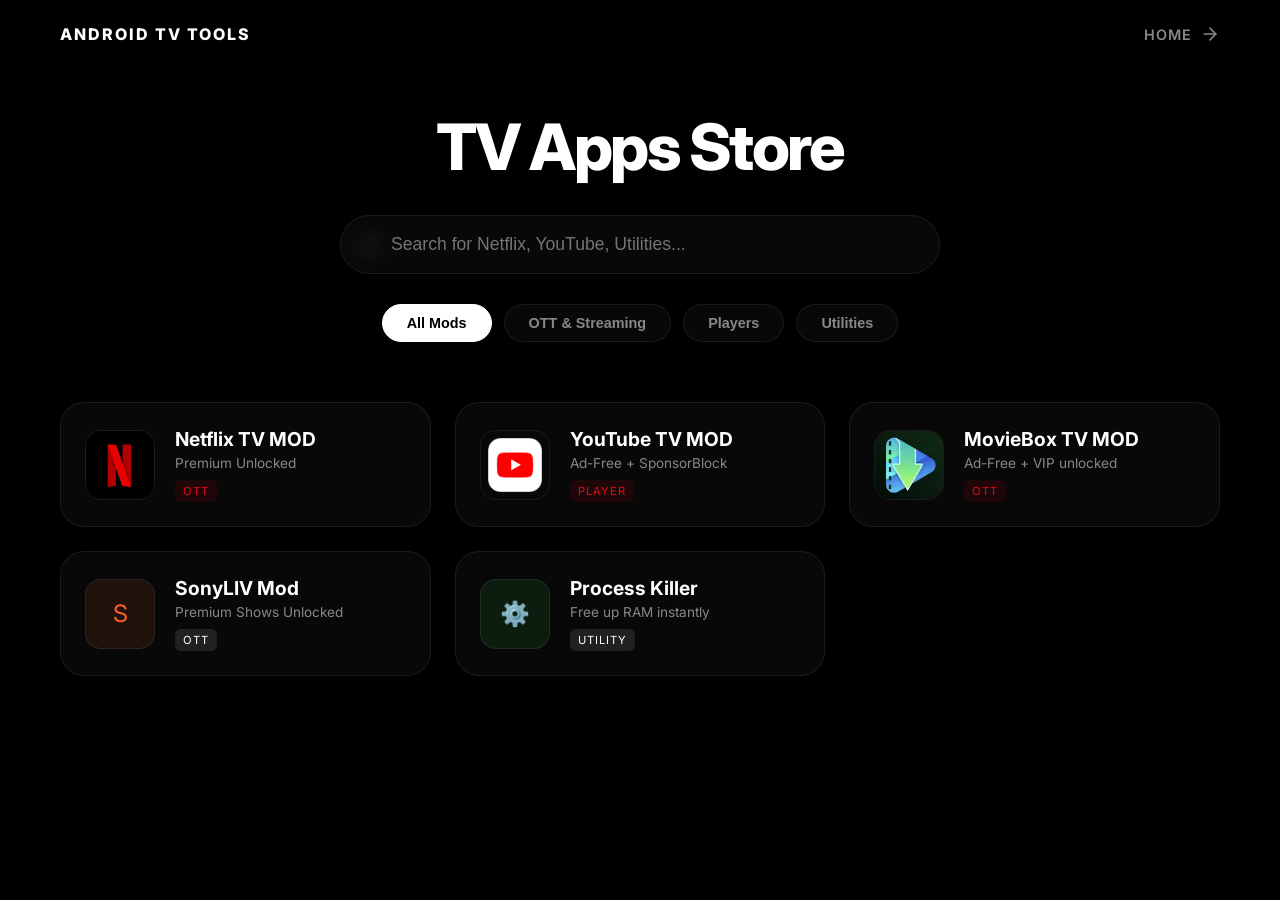
<file: store.html>
<!DOCTYPE html>
<html lang="en">
<head>
    <meta charset="UTF-8">
    <meta name="viewport" content="width=device-width, initial-scale=1.0, maximum-scale=1.0, user-scalable=no">
    <!-- Google tag (gtag.js) -->
<script async src="https://www.googletagmanager.com/gtag/js?id=G-ETVF2WBTXC"></script>
<script>
  window.dataLayer = window.dataLayer || [];
  function gtag(){dataLayer.push(arguments);}
  gtag('js', new Date());

  gtag('config', 'G-ETVF2WBTXC');
</script>
    <title>Android TV Mod Apps Store | Premium App Store for TV</title>
    <meta name="description" content="Browse our massive library of premium, ad-free Android TV mod apps. Download all apk for free.">
    
    <link href="https://fonts.googleapis.com/css2?family=Inter:wght@300;400;600;800&display=swap" rel="stylesheet">
    
    <style>
        /* --- CORE DESIGN SYSTEM --- */
        :root {
            --bg: #000000;
            --text-main: #ffffff;
            --text-dim: #888888;
            --glass: rgba(20, 20, 20, 0.4);
            --glass-hover: rgba(40, 40, 40, 0.6);
            --border: rgba(255, 255, 255, 0.08);
            --border-hover: rgba(255, 255, 255, 0.2);
            --accent: #2563eb;
            --neon-blue: #0A84FF;
        }

        * { margin: 0; padding: 0; box-sizing: border-box; }

        body {
            font-family: 'Inter', sans-serif;
            background-color: var(--bg);
            color: var(--text-main);
            -webkit-font-smoothing: antialiased;
            overflow-x: hidden;
            padding-bottom: 100px;
        }

        /* --- NAVIGATION --- */
        nav {
            padding: 24px 20px;
            max-width: 1200px;
            margin: 0 auto;
            display: flex;
            justify-content: space-between;
            align-items: center;
        }
        .home-btn {
            display: inline-flex;
            align-items: center;
            gap: 8px;
            color: var(--text-dim);
            text-decoration: none;
            font-weight: 600;
            font-size: 0.9rem;
            text-transform: uppercase;
            letter-spacing: 1px;
            transition: color 0.3s;
        }
        .home-btn:hover { color: var(--text-main); }

        /* --- HEADER & SEARCH --- */
        .store-header {
            max-width: 1200px;
            margin: 40px auto;
            padding: 0 20px;
            text-align: center;
        }
        .store-header h1 {
            font-size: clamp(2.5rem, 6vw, 4rem);
            font-weight: 800;
            letter-spacing: -0.04em;
            margin-bottom: 30px;
        }

        .search-container {
            max-width: 600px;
            margin: 0 auto 30px;
            position: relative;
        }
        .search-input {
            width: 100%;
            background: var(--glass);
            border: 1px solid var(--border);
            color: var(--text-main);
            padding: 18px 24px 18px 50px;
            border-radius: 100px;
            font-size: 1.1rem;
            outline: none;
            backdrop-filter: blur(10px);
            transition: border-color 0.3s, box-shadow 0.3s;
        }
        .search-input:focus {
            border-color: var(--neon-blue);
            box-shadow: 0 0 20px rgba(10, 132, 255, 0.2);
        }
        .search-icon {
            position: absolute;
            left: 20px;
            top: 50%;
            transform: translateY(-50%);
            color: var(--text-dim);
            pointer-events: none;
        }

        /* --- CATEGORY FILTERS --- */
        .filters {
            display: flex;
            gap: 12px;
            justify-content: center;
            flex-wrap: wrap;
            margin-bottom: 60px;
        }
        .filter-btn {
            background: var(--glass);
            border: 1px solid var(--border);
            color: var(--text-dim);
            padding: 10px 24px;
            border-radius: 100px;
            font-weight: 600;
            font-size: 0.9rem;
            cursor: pointer;
            transition: all 0.3s;
        }
        .filter-btn:hover, .filter-btn.active {
            background: white;
            color: black;
            border-color: white;
        }

        /* --- THE GRID --- */
        .grid-container {
            max-width: 1200px;
            margin: 0 auto;
            padding: 0 20px;
            display: grid;
            grid-template-columns: repeat(auto-fill, minmax(280px, 1fr));
            gap: 24px;
        }

        /* --- APP CARDS --- */
        .app-card {
            background: var(--glass);
            border: 1px solid var(--border);
            border-radius: 24px;
            padding: 24px;
            text-decoration: none;
            color: var(--text-main);
            display: flex;
            align-items: center;
            gap: 20px;
            backdrop-filter: blur(20px);
            transition: transform 0.3s, border-color 0.3s, background 0.3s;
        }
        .app-card:hover {
            transform: translateY(-5px);
            border-color: var(--border-hover);
            background: var(--glass-hover);
        }

        .card-icon {
            width: 70px;
            height: 70px;
            border-radius: 16px;
            object-fit: cover;
            border: 1px solid var(--border);
            flex-shrink: 0;
        }
        
        /* Fallback icon style for apps you haven't uploaded images for yet */
        .fallback-icon {
            width: 70px;
            height: 70px;
            border-radius: 16px;
            background: rgba(255,255,255,0.05);
            border: 1px solid var(--border);
            display: flex;
            align-items: center;
            justify-content: center;
            font-size: 1.5rem;
            flex-shrink: 0;
        }

        .card-info h3 {
            font-size: 1.2rem;
            font-weight: 700;
            margin-bottom: 4px;
        }
        .card-info p {
            font-size: 0.85rem;
            color: var(--text-dim);
            margin-bottom: 8px;
        }
        .card-tag {
            display: inline-block;
            font-size: 0.7rem;
            text-transform: uppercase;
            letter-spacing: 1px;
            padding: 4px 8px;
            border-radius: 6px;
            background: rgba(255,255,255,0.1);
            color: var(--text-main);
        }

        /* Hide element class for JavaScript filtering */
        .hidden { display: none !important; }

        /* --- MOBILE FIXES --- */
        @media (max-width: 600px) {
            .filters {
                justify-content: flex-start;
                flex-wrap: nowrap;
                overflow-x: auto;
                padding-bottom: 10px;
                /* Hide scrollbar but keep swipe */
                scrollbar-width: none;
            }
            .filters::-webkit-scrollbar { display: none; }
            .filter-btn { flex-shrink: 0; }
        }
    </style>
</head>
<body>

    <nav>
        <div class="logo" style="font-weight: 800; letter-spacing: 2px;">ANDROID TV TOOLS</div>
        <a href="index.html" class="home-btn">
            Home
            <svg width="20" height="20" viewBox="0 0 24 24" fill="none" stroke="currentColor" stroke-width="2" stroke-linecap="round" stroke-linejoin="round"><line x1="5" y1="12" x2="19" y2="12"></line><polyline points="12 5 19 12 12 19"></polyline></svg>
        </a>
    </nav>

    <header class="store-header">
        <h1>TV Apps Store </h1>
        
        <div class="search-container">
            <svg class="search-icon" width="20" height="20" viewBox="0 0 24 24" fill="none" stroke="currentColor" stroke-width="2" stroke-linecap="round" stroke-linejoin="round"><circle cx="11" cy="11" r="8"></circle><line x1="21" y1="21" x2="16.65" y2="16.65"></line></svg>
            <input type="text" id="searchInput" class="search-input" placeholder="Search for Netflix, YouTube, Utilities...">
        </div>

        <div class="filters" id="filterContainer">
            <button class="filter-btn active" data-filter="all">All Mods</button>
            <button class="filter-btn" data-filter="ott">OTT & Streaming</button>
            <button class="filter-btn" data-filter="player">Players</button>
            <button class="filter-btn" data-filter="utility">Utilities</button>
        </div>
    </header>

    <main class="grid-container" id="appGrid">
        
        <a href="apps/netflix.html" class="app-card" data-category="ott" data-title="netflix tv mod premium">
            <img src="assets/images/netflix-logo.webp" alt="Netflix" class="card-icon">
            <div class="card-info">
                <h3>Netflix TV MOD</h3>
                <p>Premium Unlocked</p>
                <span class="card-tag" style="color: #E50914; background: rgba(229,9,20,0.1);">OTT</span>
            </div>
        </a>

        <a href="https://android-tv.app/apps/youtube" class="app-card" data-category="player" data-title="Youtube TV ad free youtube">
            <img src="assets/images/youtube-logo.webp" alt="YouTube" class="card-icon">
            <div class="card-info">
                <h3>YouTube TV MOD</h3>
                <p>Ad-Free + SponsorBlock</p>
                <span class="card-tag" style="color: #E50914; background: rgba(229,9,20,0.1);">Player</span>
            </div>
        </a>
        <a href="https://android-tv.app/apps/moviebox" class="app-card" data-category="ott" data-title="Moviebox VIP Mod for TV">
            <img src="assets/images/MovieBox-logo.webp" alt="YouTube" class="card-icon">
            <div class="card-info">
                <h3>MovieBox TV MOD</h3>
                <p>Ad-Free + VIP unlocked</p>
                <span class="card-tag" style="color: #E50914; background: rgba(229,9,20,0.1);">OTT</span>
            </div>
        </a>

        <a href="#" class="app-card" data-category="ott" data-title="sonyliv premium mod">
            <div class="fallback-icon" style="color: #fc6027; background: rgba(252,96,39,0.1);">S</div>
            <div class="card-info">
                <h3>SonyLIV Mod</h3>
                <p>Premium Shows Unlocked</p>
                <span class="card-tag">OTT</span>
            </div>
        </a>

        <a href="#" class="app-card" data-category="utility" data-title="background apps process speed">
            <div class="fallback-icon" style="color: #30D158; background: rgba(48,209,88,0.1);">⚙️</div>
            <div class="card-info">
                <h3>Process Killer</h3>
                <p>Free up RAM instantly</p>
                <span class="card-tag">Utility</span>
            </div>
        </a>

    </main>

    <script>
        const searchInput = document.getElementById('searchInput');
        const filterBtns = document.querySelectorAll('.filter-btn');
        const appCards = document.querySelectorAll('.app-card');

        // Function to filter cards based on search text and category button
        function filterApps() {
            const searchTerm = searchInput.value.toLowerCase();
            const activeFilter = document.querySelector('.filter-btn.active').getAttribute('data-filter');

            appCards.forEach(card => {
                const title = card.getAttribute('data-title').toLowerCase();
                const category = card.getAttribute('data-category');
                
                const matchesSearch = title.includes(searchTerm);
                const matchesCategory = activeFilter === 'all' || category === activeFilter;

                if (matchesSearch && matchesCategory) {
                    card.classList.remove('hidden');
                } else {
                    card.classList.add('hidden');
                }
            });
        }

        // Search Input Listener
        searchInput.addEventListener('input', filterApps);

        // Category Buttons Listener
        filterBtns.forEach(btn => {
            btn.addEventListener('click', () => {
                // Remove active class from all buttons, add to the clicked one
                filterBtns.forEach(b => b.classList.remove('active'));
                btn.classList.add('active');
                // Run the filter again
                filterApps();
            });
        });
    </script>
</body>
</html>
</file>
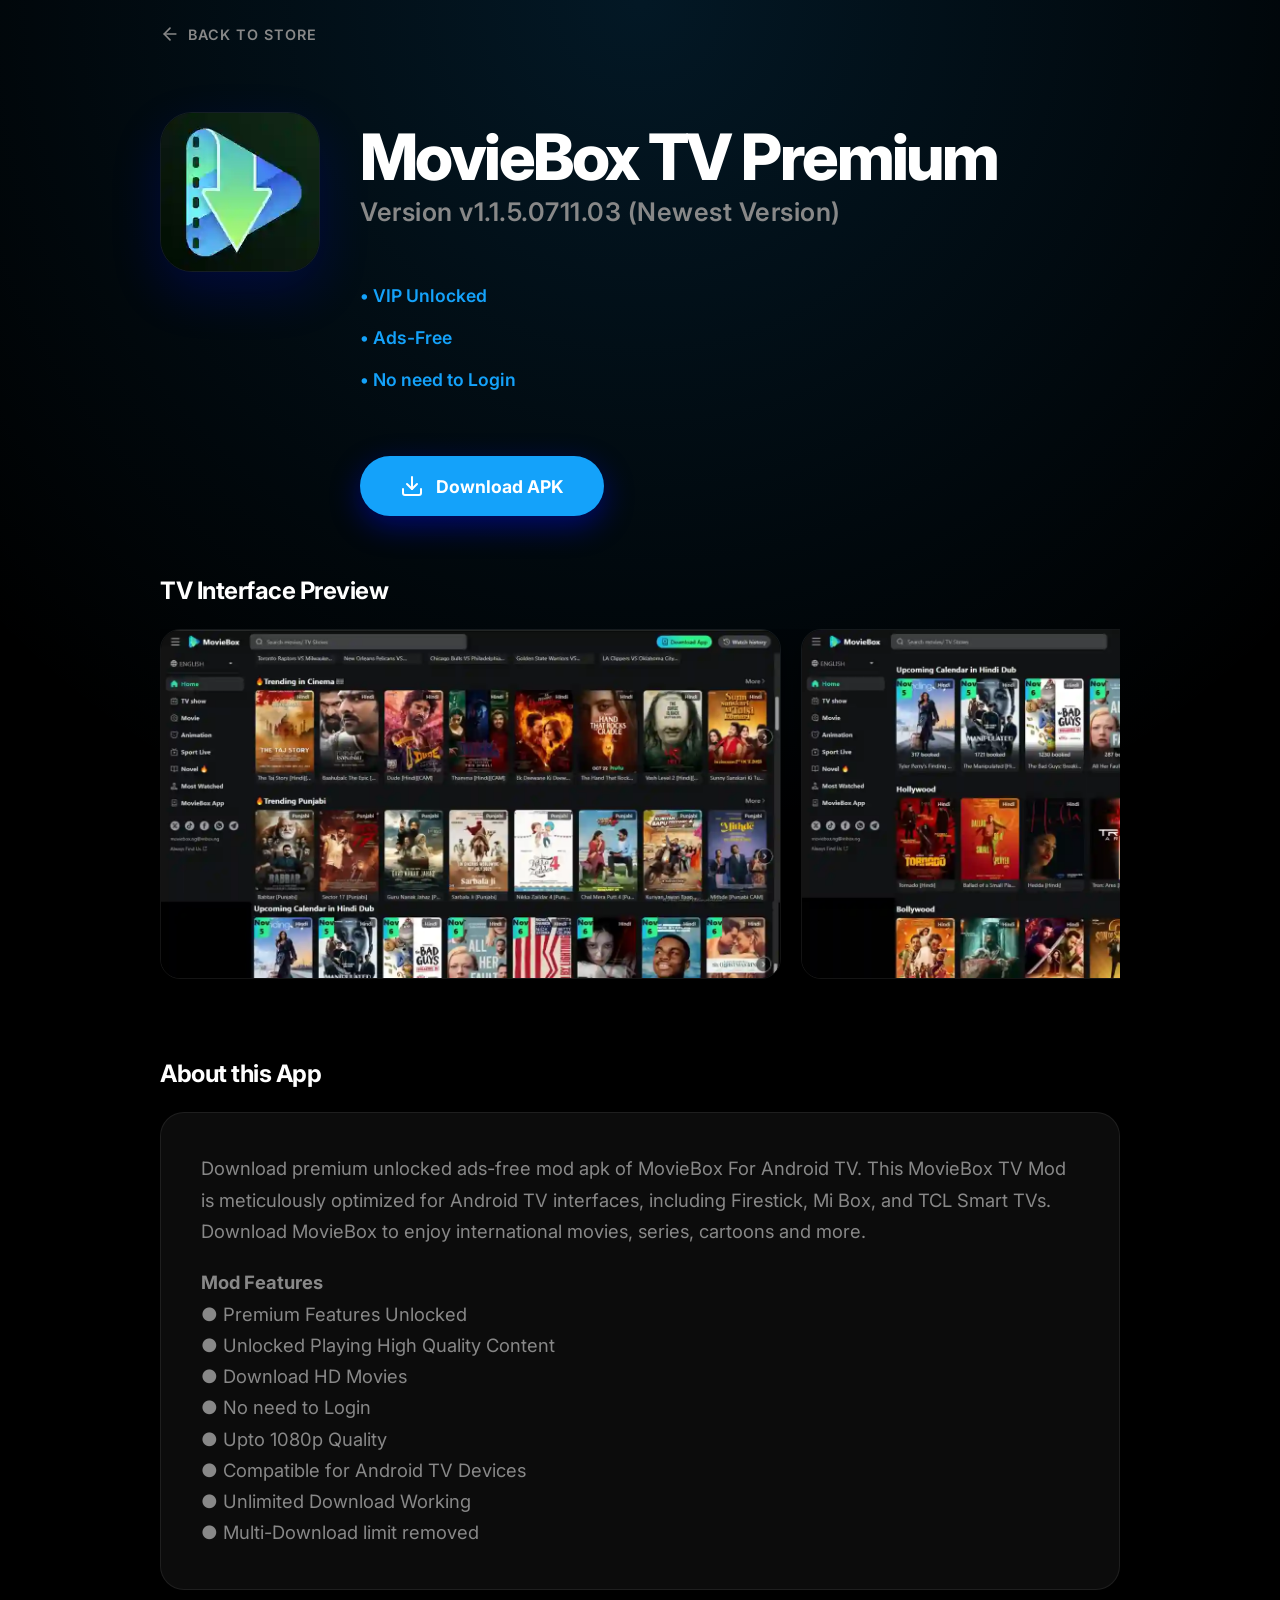
<file: apps/castle.html>
<!DOCTYPE html>
<html lang="en">
<head>
    <meta charset="UTF-8">
    <meta name="viewport" content="width=device-width, initial-scale=1.0, maximum-scale=1.0, user-scalable=no">
    <!-- Google tag (gtag.js) -->
<script async src="https://www.googletagmanager.com/gtag/js?id=G-ETVF2WBTXC"></script>
<script>
  window.dataLayer = window.dataLayer || [];
  function gtag(){dataLayer.push(arguments);}
  gtag('js', new Date());

  gtag('config', 'G-ETVF2WBTXC');
</script>
    <title>Download Castle TV mod for Android TV | Castle for TV</title>
    <meta name="description" content="Download the premium unlocked MovieBox VIP Mod for Android TV. 100% safe, ad-free, and optimized for Firestick and Mi Box.">
    
    <link href="https://fonts.googleapis.com/css2?family=Inter:wght@300;400;600;800&display=swap" rel="stylesheet">
    
    <style>
        /* --- CORE DESIGN SYSTEM --- */
        :root {
            --bg: #000000;
            --text-main: #ffffff;
            --text-dim: #888888;
            --glass: rgba(20, 20, 20, 0.6);
            --border: rgba(255, 255, 255, 0.08);
            --neon-blue: #14a2fa; /*moviebox Brand Color */
        }

        * { margin: 0; padding: 0; box-sizing: border-box; }

        body {
            font-family: 'Inter', sans-serif;
            background-color: var(--bg);
            color: var(--text-main);
            -webkit-font-smoothing: antialiased;
            overflow-x: hidden;
            background-image: radial-gradient(circle at 50% 0%, rgba(20, 162, 250, 0.15), transparent 50%);
        }

        /* --- NAVIGATION --- */
        nav {
            padding: 24px 20px;
            max-width: 1000px;
            margin: 0 auto;
        }
        .back-btn {
            display: inline-flex;
            align-items: center;
            gap: 8px;
            color: var(--text-dim);
            text-decoration: none;
            font-weight: 600;
            font-size: 0.9rem;
            text-transform: uppercase;
            letter-spacing: 1px;
            transition: color 0.3s;
        }
        .back-btn:hover { color: var(--text-main); }

        /* --- MAIN CONTAINER --- */
        .app-container {
            max-width: 1000px;
            margin: 0 auto;
            padding: 40px 20px 100px;
        }

        /* --- HERO SECTION (Logo & Title) --- */
        .app-hero {
            display: flex;
            align-items: flex-start;
            gap: 40px;
            margin-bottom: 60px;
        }
        
        .app-icon {
            width: 160px;
            height: 160px;
            border-radius: 32px;
            object-fit: cover;
            border: 1px solid var(--border);
            box-shadow: 0 20px 50px rgba(0, 9, 229, 0.2);
            flex-shrink: 0;
        }

        .app-info {
            display: flex;
            flex-direction: column;
            justify-content: center;
            padding-top: 10px;
        }

        .app-info h1 {
            font-size: clamp(2.5rem, 5vw, 4rem);
            font-weight: 800;
            letter-spacing: -0.04em;
            margin-bottom: 4px;
            line-height: 1.1;
        }

        .app-version {
            font-size: 1.6rem; /* Increased from 1.3rem to make it even bigger */
            color: var(--text-dim);
            font-weight: 600;
            margin-bottom: 16px;
            letter-spacing: 0.5px;
        }

        .developer-tag {
            color: var(--neon-blue);
            font-weight: 600;
            font-size: 1.1rem;
            margin-bottom: 24px;
        }

        .download-btn {
            display: inline-flex;
            align-items: center;
            justify-content: center;
            gap: 12px;
            background: var(--neon-blue);
            color: white;
            padding: 18px 40px;
            border-radius: 100px;
            font-size: 1.1rem;
            font-weight: 700;
            text-decoration: none;
            box-shadow: 0 10px 30px rgba(2, 9, 255, 0.4);
            transition: transform 0.3s, box-shadow 0.3s;
            width: fit-content;
        }
        .download-btn:hover {
            transform: translateY(-3px) scale(1.02);
            box-shadow: 0 15px 40px rgba(22, 96, 255, 0.6);
        }

        /* --- SCREENSHOT GALLERY --- */
        .section-title {
            font-size: 1.5rem;
            font-weight: 700;
            margin-bottom: 24px;
            letter-spacing: -0.02em;
        }

        .gallery-wrapper {
            width: 100%;
            overflow-x: auto;
            padding-bottom: 20px;
            margin-bottom: 60px;
            /* Creates the smooth horizontal snap effect */
            scroll-snap-type: x mandatory;
            -webkit-overflow-scrolling: touch;
            scrollbar-width: none; /* Firefox */
        }
        .gallery-wrapper::-webkit-scrollbar { display: none; /* Chrome/Safari */ }

        .gallery-track {
            display: flex;
            gap: 20px;
            width: max-content;
        }

        .screenshot {
            height: 350px;
            border-radius: 20px;
            border: 1px solid var(--border);
            scroll-snap-align: start;
            box-shadow: 0 10px 30px rgba(0,0,0,0.5);
            object-fit: cover;
        }

        /* --- DESCRIPTION SECTION --- */
        .description-box {
            background: var(--glass);
            border: 1px solid var(--border);
            border-radius: 24px;
            padding: 40px;
            backdrop-filter: blur(20px);
            -webkit-backdrop-filter: blur(20px);
        }

        .description-box p {
            color: var(--text-dim);
            font-size: 1.15rem;
            line-height: 1.7;
            margin-bottom: 20px;
        }
        .description-box p:last-child { margin-bottom: 0; }

        /* --- RESPONSIVE MOBILE FIXES --- */
        @media (max-width: 768px) {
            .app-hero {
                flex-direction: column;
                align-items: center;
                text-align: center;
                gap: 24px;
            }
            .app-info { align-items: center; }
            .download-btn { width: 100%; }
            .screenshot { height: 250px; }
            .description-box { padding: 24px; }
        }
    </style>
</head>
<body>

    <nav>
        <a href="../store.html" class="back-btn">
            <svg width="20" height="20" viewBox="0 0 24 24" fill="none" stroke="currentColor" stroke-width="2" stroke-linecap="round" stroke-linejoin="round"><line x1="19" y1="12" x2="5" y2="12"></line><polyline points="12 19 5 12 12 5"></polyline></svg>
            Back to Store
        </a>
    </nav>

    <div class="app-container">
        
        <div class="app-hero">
            <img src="../assets/images/MovieBox-logo.webp" alt="Moviebox TV Logo" class="app-icon">
            
            <div class="app-info">
                <h1>MovieBox TV Premium</h1>
                <div class="app-version">Version v1.1.5.0711.03 (Newest Version)</div>
                <div class="developer-tag">
                    <div style="text-align: left;">  <br>  <br>• VIP Unlocked <br> <br>• Ads-Free <br> <br>• No need to Login  <br>  <br> <br> </div>
                </div>
                
                <a href="https://t.me/androidtv_tools/4276" class="download-btn">
                    <svg width="24" height="24" viewBox="0 0 24 24" fill="none" stroke="currentColor" stroke-width="2" stroke-linecap="round" stroke-linejoin="round"><path d="M21 15v4a2 2 0 0 1-2 2H5a2 2 0 0 1-2-2v-4"></path><polyline points="7 10 12 15 17 10"></polyline><line x1="12" y1="15" x2="12" y2="3"></line></svg>
                    Download APK
                </a>
            </div>
        </div>

        <div class="section-title">TV Interface Preview</div>
        <div class="gallery-wrapper">
            <div class="gallery-track">
                <img src="../assets/images/MovieBox-ss1.webp" alt="Moviebox tv Mod Home Screen" class="screenshot">
                <img src="../assets/images/MovieBox-ss2.webp" alt="Moviebox TV Mod Movies" class="screenshot">
                <img src="../assets/images/MovieBox-ss3.webp" alt="Moviebox TV Mod Player" class="screenshot">
            </div>
        </div>

        <div class="section-title">About this App </div>
        <div class="description-box">
            <p>Download premium unlocked ads-free mod apk of MovieBox For Android TV. This MovieBox TV Mod is meticulously optimized for Android TV interfaces, including Firestick, Mi Box, and TCL Smart TVs. Download MovieBox to enjoy international movies,
series, cartoons and more.</p>
            <p>
 <strong> Mod Features</strong> <br>
● Premium Features Unlocked<br>
● Unlocked Playing High Quality Content<br>
● Download HD Movies<br>
● No need to Login<br>
● Upto 1080p Quality<br>
● Compatible for Android TV Devices<br>
● Unlimited Download Working<br>
● Multi-Download limit removed</p>
        </div>

    </div>

</body>
</html>
</file>
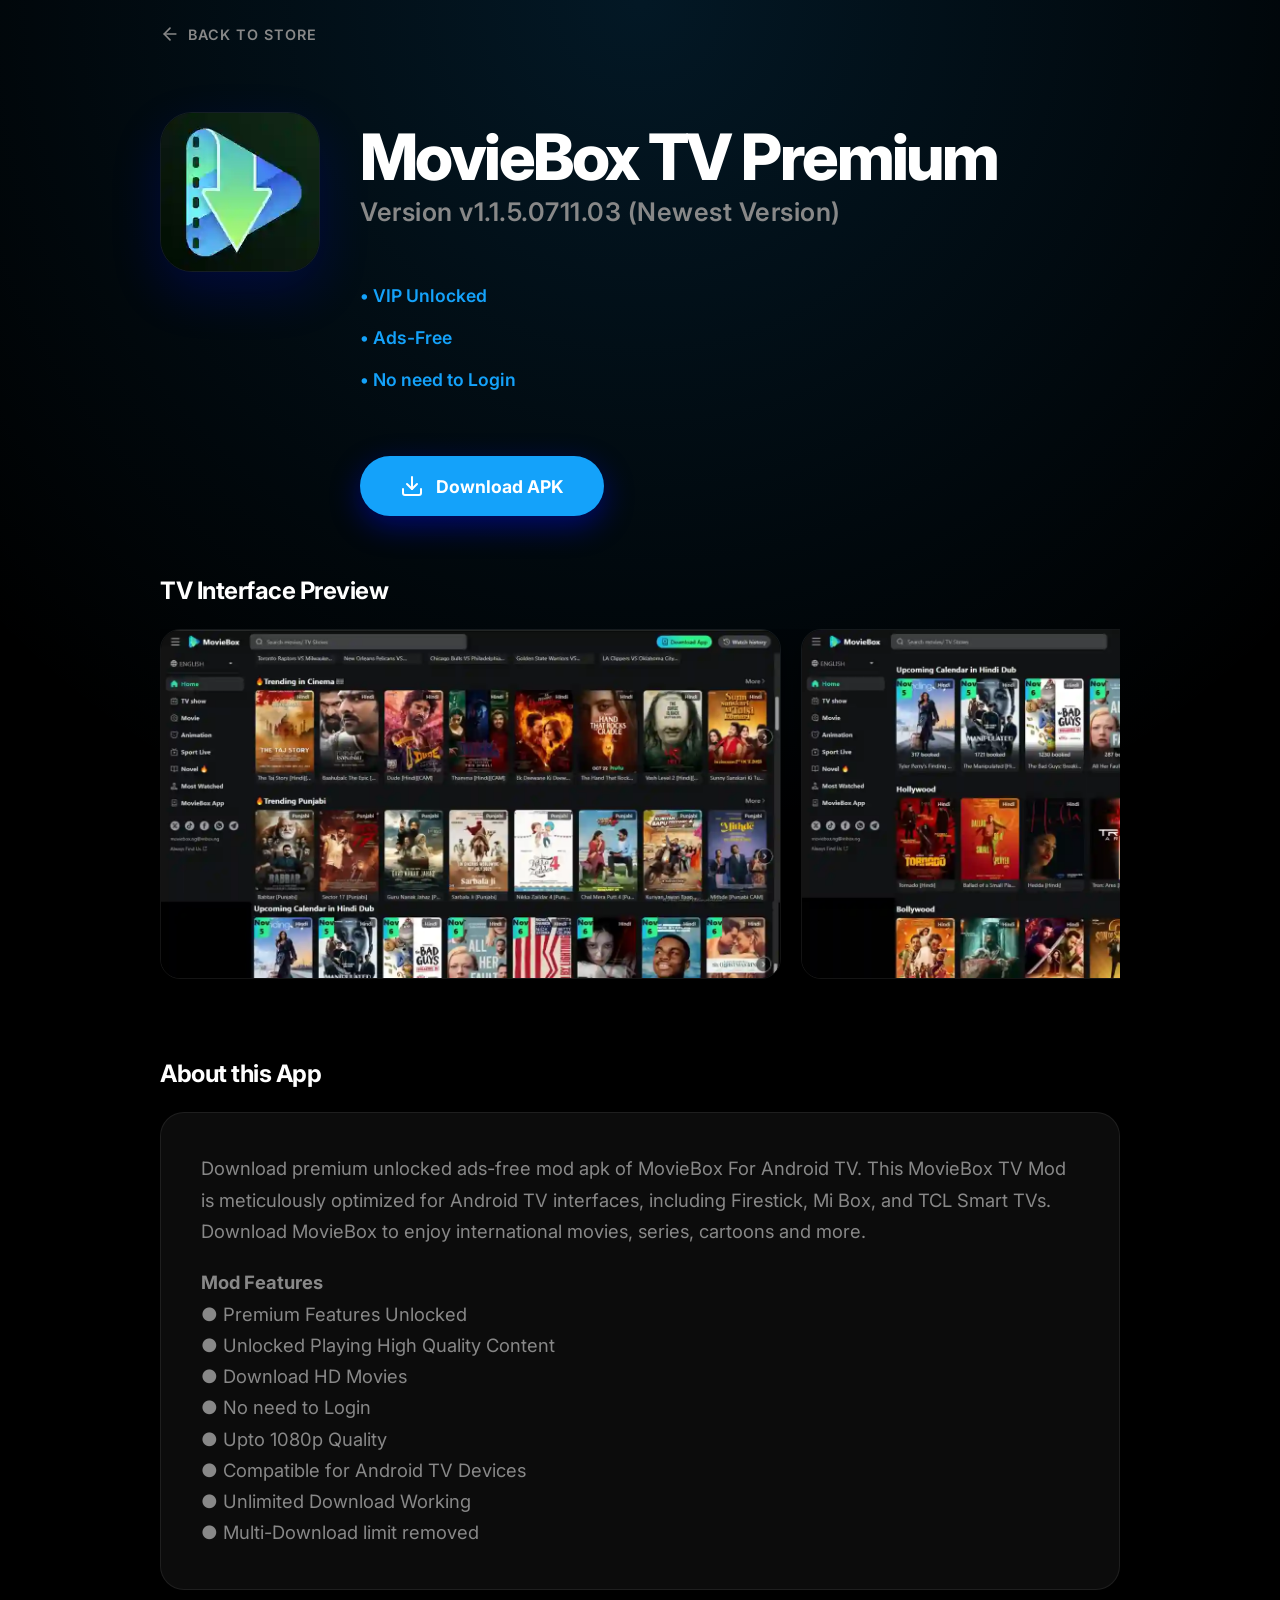
<file: apps/moviebox.html>
<!DOCTYPE html>
<html lang="en">
<head>
    <meta charset="UTF-8">
    <meta name="viewport" content="width=device-width, initial-scale=1.0, maximum-scale=1.0, user-scalable=no">
    <!-- Google tag (gtag.js) -->
<script async src="https://www.googletagmanager.com/gtag/js?id=G-ETVF2WBTXC"></script>
<script>
  window.dataLayer = window.dataLayer || [];
  function gtag(){dataLayer.push(arguments);}
  gtag('js', new Date());

  gtag('config', 'G-ETVF2WBTXC');
</script>
    <title>Download MovieBox TV Mod APK | MovieBox for TV</title>
    <meta name="description" content="Download the premium unlocked MovieBox VIP Mod for Android TV. 100% safe, ad-free, and optimized for Firestick and Mi Box.">
    
    <link href="https://fonts.googleapis.com/css2?family=Inter:wght@300;400;600;800&display=swap" rel="stylesheet">
    
    <style>
        /* --- CORE DESIGN SYSTEM --- */
        :root {
            --bg: #000000;
            --text-main: #ffffff;
            --text-dim: #888888;
            --glass: rgba(20, 20, 20, 0.6);
            --border: rgba(255, 255, 255, 0.08);
            --neon-blue: #14a2fa; /*moviebox Brand Color */
        }

        * { margin: 0; padding: 0; box-sizing: border-box; }

        body {
            font-family: 'Inter', sans-serif;
            background-color: var(--bg);
            color: var(--text-main);
            -webkit-font-smoothing: antialiased;
            overflow-x: hidden;
            background-image: radial-gradient(circle at 50% 0%, rgba(20, 162, 250, 0.15), transparent 50%);
        }

        /* --- NAVIGATION --- */
        nav {
            padding: 24px 20px;
            max-width: 1000px;
            margin: 0 auto;
        }
        .back-btn {
            display: inline-flex;
            align-items: center;
            gap: 8px;
            color: var(--text-dim);
            text-decoration: none;
            font-weight: 600;
            font-size: 0.9rem;
            text-transform: uppercase;
            letter-spacing: 1px;
            transition: color 0.3s;
        }
        .back-btn:hover { color: var(--text-main); }

        /* --- MAIN CONTAINER --- */
        .app-container {
            max-width: 1000px;
            margin: 0 auto;
            padding: 40px 20px 100px;
        }

        /* --- HERO SECTION (Logo & Title) --- */
        .app-hero {
            display: flex;
            align-items: flex-start;
            gap: 40px;
            margin-bottom: 60px;
        }
        
        .app-icon {
            width: 160px;
            height: 160px;
            border-radius: 32px;
            object-fit: cover;
            border: 1px solid var(--border);
            box-shadow: 0 20px 50px rgba(0, 9, 229, 0.2);
            flex-shrink: 0;
        }

        .app-info {
            display: flex;
            flex-direction: column;
            justify-content: center;
            padding-top: 10px;
        }

        .app-info h1 {
            font-size: clamp(2.5rem, 5vw, 4rem);
            font-weight: 800;
            letter-spacing: -0.04em;
            margin-bottom: 4px;
            line-height: 1.1;
        }

        .app-version {
            font-size: 1.6rem; /* Increased from 1.3rem to make it even bigger */
            color: var(--text-dim);
            font-weight: 600;
            margin-bottom: 16px;
            letter-spacing: 0.5px;
        }

        .developer-tag {
            color: var(--neon-blue);
            font-weight: 600;
            font-size: 1.1rem;
            margin-bottom: 24px;
        }

        .download-btn {
            display: inline-flex;
            align-items: center;
            justify-content: center;
            gap: 12px;
            background: var(--neon-blue);
            color: white;
            padding: 18px 40px;
            border-radius: 100px;
            font-size: 1.1rem;
            font-weight: 700;
            text-decoration: none;
            box-shadow: 0 10px 30px rgba(2, 9, 255, 0.4);
            transition: transform 0.3s, box-shadow 0.3s;
            width: fit-content;
        }
        .download-btn:hover {
            transform: translateY(-3px) scale(1.02);
            box-shadow: 0 15px 40px rgba(22, 96, 255, 0.6);
        }

        /* --- SCREENSHOT GALLERY --- */
        .section-title {
            font-size: 1.5rem;
            font-weight: 700;
            margin-bottom: 24px;
            letter-spacing: -0.02em;
        }

        .gallery-wrapper {
            width: 100%;
            overflow-x: auto;
            padding-bottom: 20px;
            margin-bottom: 60px;
            /* Creates the smooth horizontal snap effect */
            scroll-snap-type: x mandatory;
            -webkit-overflow-scrolling: touch;
            scrollbar-width: none; /* Firefox */
        }
        .gallery-wrapper::-webkit-scrollbar { display: none; /* Chrome/Safari */ }

        .gallery-track {
            display: flex;
            gap: 20px;
            width: max-content;
        }

        .screenshot {
            height: 350px;
            border-radius: 20px;
            border: 1px solid var(--border);
            scroll-snap-align: start;
            box-shadow: 0 10px 30px rgba(0,0,0,0.5);
            object-fit: cover;
        }

        /* --- DESCRIPTION SECTION --- */
        .description-box {
            background: var(--glass);
            border: 1px solid var(--border);
            border-radius: 24px;
            padding: 40px;
            backdrop-filter: blur(20px);
            -webkit-backdrop-filter: blur(20px);
        }

        .description-box p {
            color: var(--text-dim);
            font-size: 1.15rem;
            line-height: 1.7;
            margin-bottom: 20px;
        }
        .description-box p:last-child { margin-bottom: 0; }

        /* --- RESPONSIVE MOBILE FIXES --- */
        @media (max-width: 768px) {
            .app-hero {
                flex-direction: column;
                align-items: center;
                text-align: center;
                gap: 24px;
            }
            .app-info { align-items: center; }
            .download-btn { width: 100%; }
            .screenshot { height: 250px; }
            .description-box { padding: 24px; }
        }
    </style>
</head>
<body>

    <nav>
        <a href="../store.html" class="back-btn">
            <svg width="20" height="20" viewBox="0 0 24 24" fill="none" stroke="currentColor" stroke-width="2" stroke-linecap="round" stroke-linejoin="round"><line x1="19" y1="12" x2="5" y2="12"></line><polyline points="12 19 5 12 12 5"></polyline></svg>
            Back to Store
        </a>
    </nav>

    <div class="app-container">
        
        <div class="app-hero">
            <img src="../assets/images/MovieBox-logo.webp" alt="Moviebox TV Logo" class="app-icon">
            
            <div class="app-info">
                <h1>MovieBox TV Premium</h1>
                <div class="app-version">Version v1.1.5.0711.03 (Newest Version)</div>
                <div class="developer-tag">
                    <div style="text-align: left;">  <br>  <br>• VIP Unlocked <br> <br>• Ads-Free <br> <br>• No need to Login  <br>  <br> <br> </div>
                </div>
                
                <a href="https://t.me/androidtv_tools/4276" class="download-btn">
                    <svg width="24" height="24" viewBox="0 0 24 24" fill="none" stroke="currentColor" stroke-width="2" stroke-linecap="round" stroke-linejoin="round"><path d="M21 15v4a2 2 0 0 1-2 2H5a2 2 0 0 1-2-2v-4"></path><polyline points="7 10 12 15 17 10"></polyline><line x1="12" y1="15" x2="12" y2="3"></line></svg>
                    Download APK
                </a>
            </div>
        </div>

        <div class="section-title">TV Interface Preview</div>
        <div class="gallery-wrapper">
            <div class="gallery-track">
                <img src="../assets/images/MovieBox-ss1.webp" alt="Moviebox tv Mod Home Screen" class="screenshot">
                <img src="../assets/images/MovieBox-ss2.webp" alt="Moviebox TV Mod Movies" class="screenshot">
                <img src="../assets/images/MovieBox-ss3.webp" alt="Moviebox TV Mod Player" class="screenshot">
            </div>
        </div>

        <div class="section-title">About this App </div>
        <div class="description-box">
            <p>Download premium unlocked ads-free mod apk of MovieBox For Android TV. This MovieBox TV Mod is meticulously optimized for Android TV interfaces, including Firestick, Mi Box, and TCL Smart TVs. Download MovieBox to enjoy international movies,
series, cartoons and more.</p>
            <p>
 <strong> Mod Features</strong> <br>
● Premium Features Unlocked<br>
● Unlocked Playing High Quality Content<br>
● Download HD Movies<br>
● No need to Login<br>
● Upto 1080p Quality<br>
● Compatible for Android TV Devices<br>
● Unlimited Download Working<br>
● Multi-Download limit removed</p>
        </div>

    </div>

</body>
</html>
</file>
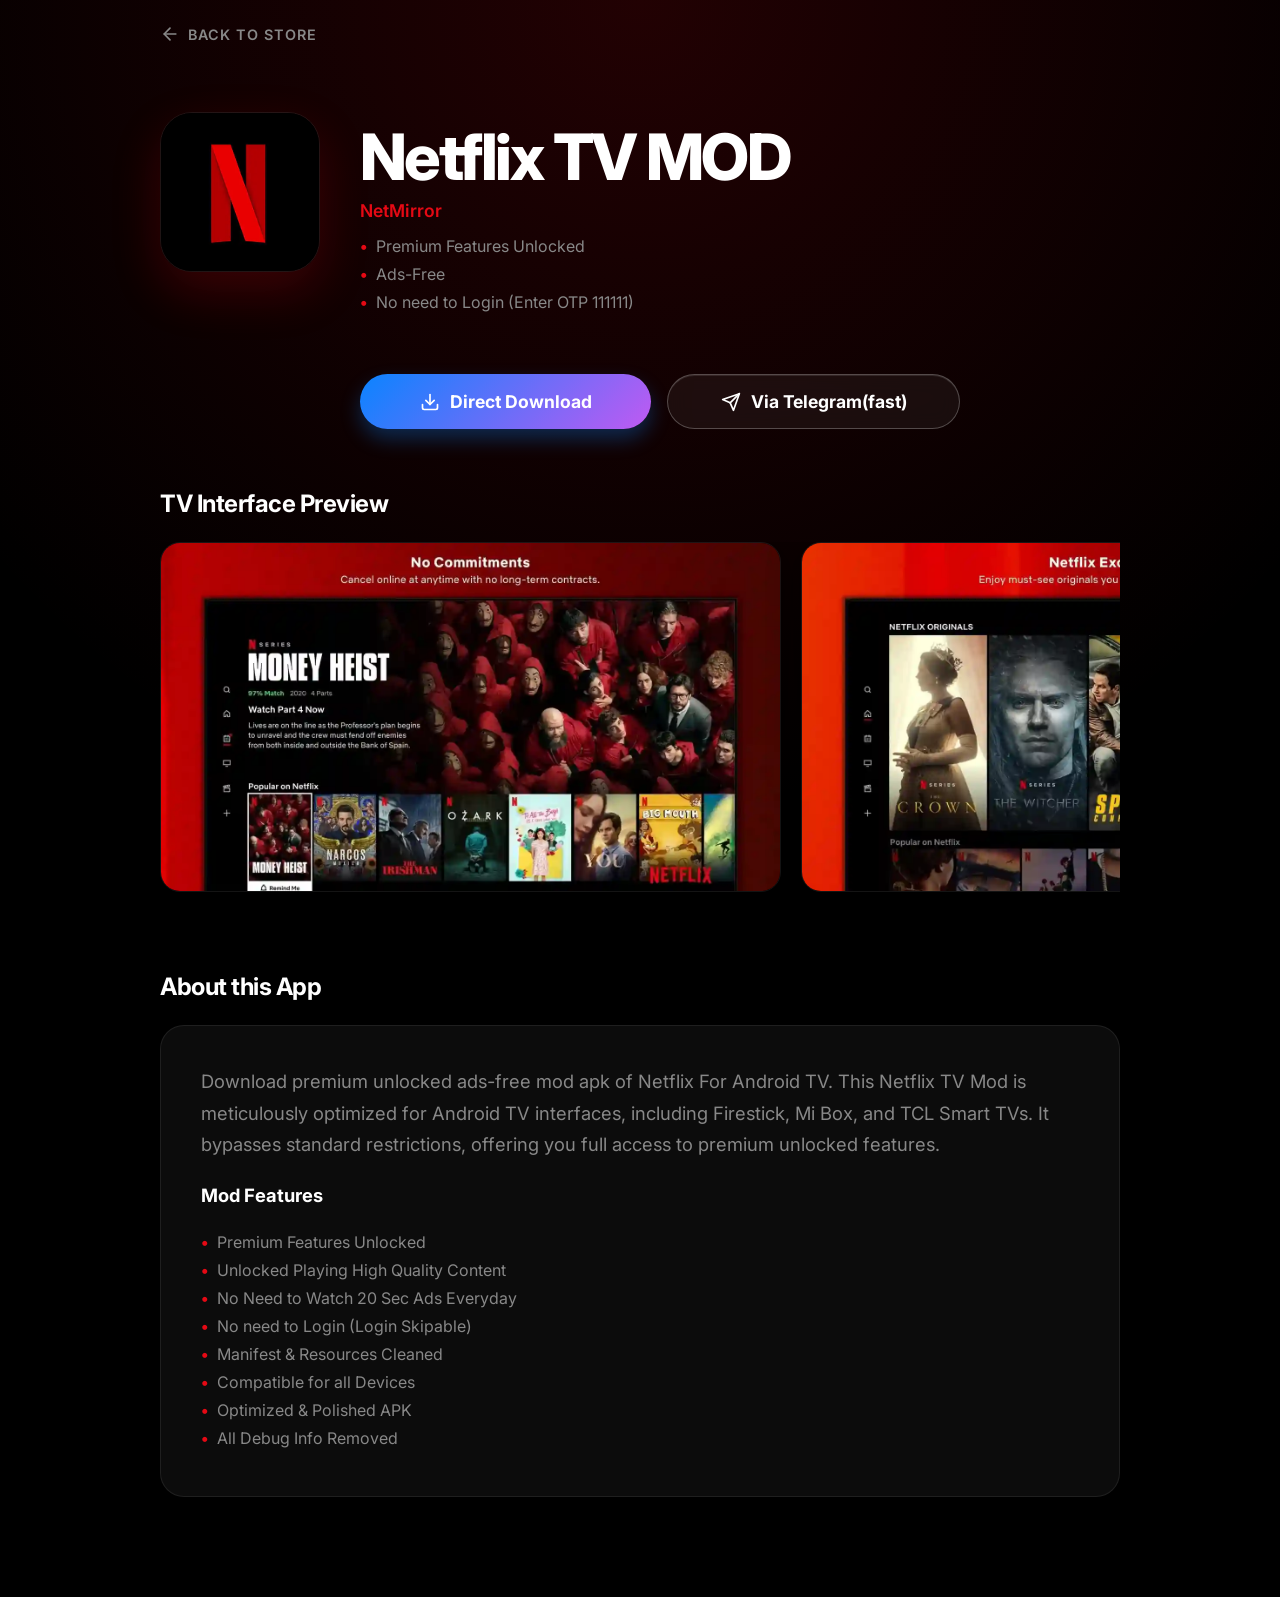
<file: apps/netflix.html>
<!DOCTYPE html>
<html lang="en">
<head>
    <meta charset="UTF-8">
    <meta name="viewport" content="width=device-width, initial-scale=1.0, maximum-scale=1.0, user-scalable=no">
    <script async src="https://www.googletagmanager.com/gtag/js?id=G-ETVF2WBTXC"></script>
    <script>
      window.dataLayer = window.dataLayer || [];
      function gtag(){dataLayer.push(arguments);}
      gtag('js', new Date());
      gtag('config', 'G-ETVF2WBTXC');
    </script>
    <title>Download Netflix TV Mod APK | Android TV Tools</title>
    <meta name="description" content="Download the premium unlocked Netflix Mod for Android TV. 100% safe, ad-free, and optimized for Firestick and Mi Box.">
    
    <link href="https://fonts.googleapis.com/css2?family=Inter:wght@300;400;600;800&display=swap" rel="stylesheet">
    
    <style>
        /* --- CORE DESIGN SYSTEM --- */
        :root {
            --bg: #000000;
            --text-main: #ffffff;
            --text-dim: #888888;
            --glass: rgba(20, 20, 20, 0.6);
            --border: rgba(255, 255, 255, 0.08);
            --border-hover: rgba(255, 255, 255, 0.25);
            --neon-red: #E50914; /* Netflix Brand Color */
            --neon-blue: #0A84FF;
            --neon-purple: #BF5AF2;
        }

        * { margin: 0; padding: 0; box-sizing: border-box; }

        body {
            font-family: 'Inter', sans-serif;
            background-color: var(--bg);
            color: var(--text-main);
            -webkit-font-smoothing: antialiased;
            overflow-x: hidden;
            background-image: radial-gradient(circle at 50% 0%, rgba(229, 9, 20, 0.15), transparent 50%);
        }

        /* --- NAVIGATION --- */
        nav {
            padding: 24px 20px;
            max-width: 1000px;
            margin: 0 auto;
        }
        .back-btn {
            display: inline-flex;
            align-items: center;
            gap: 8px;
            color: var(--text-dim);
            text-decoration: none;
            font-weight: 600;
            font-size: 0.9rem;
            text-transform: uppercase;
            letter-spacing: 1px;
            transition: color 0.3s;
        }
        .back-btn:hover { color: var(--text-main); }

        /* --- MAIN CONTAINER --- */
        .app-container {
            max-width: 1000px;
            margin: 0 auto;
            padding: 40px 20px 100px;
        }

        /* --- HERO SECTION (Logo & Title) --- */
        .app-hero {
            display: flex;
            align-items: flex-start;
            gap: 40px;
            margin-bottom: 60px;
        }
        
        .app-icon {
            width: 160px;
            height: 160px;
            border-radius: 32px;
            object-fit: cover;
            border: 1px solid var(--border);
            box-shadow: 0 20px 50px rgba(229, 9, 20, 0.2);
            flex-shrink: 0;
        }

        .app-info {
            display: flex;
            flex-direction: column;
            justify-content: center;
            padding-top: 10px;
            width: 100%;
        }

        .app-info h1 {
            font-size: clamp(2.5rem, 5vw, 4rem);
            font-weight: 800;
            letter-spacing: -0.04em;
            margin-bottom: 8px;
            line-height: 1.1;
        }

        .developer-tag {
            color: var(--neon-red);
            font-weight: 600;
            font-size: 1.1rem;
            margin-bottom: 24px;
        }
        
        /* Styled list for the developer tag to replace the manual <br> tags */
        .feature-list {
            margin-top: 15px;
            list-style: none;
            color: var(--text-dim);
            font-weight: 400;
            font-size: 1rem;
        }
        .feature-list li {
            margin-bottom: 8px;
            display: flex;
            align-items: center;
            gap: 8px;
        }
        .feature-list li::before {
            content: "•";
            color: var(--neon-red);
            font-weight: bold;
        }

        /* --- DUAL DOWNLOAD BUTTONS --- */
        .download-options {
            display: flex;
            gap: 16px;
            margin-top: 30px;
            flex-wrap: wrap; 
            width: 100%;
            max-width: 600px; /* Keeps buttons from stretching too far on desktop */
        }

        .btn {
            display: inline-flex;
            align-items: center;
            justify-content: center;
            gap: 10px;
            padding: 16px 32px;
            border-radius: 100px;
            font-size: 1.1rem;
            font-weight: 700;
            text-decoration: none;
            transition: all 0.3s cubic-bezier(0.16, 1, 0.3, 1);
            flex: 1; 
            min-width: 240px;
        }

        /* Direct Download - Glowing Theme */
        .direct-dl {
            background: linear-gradient(135deg, var(--neon-blue), var(--neon-purple));
            color: #fff;
            box-shadow: 0 10px 20px rgba(10, 132, 255, 0.3);
            border: none;
        }
        .direct-dl:hover {
            transform: translateY(-3px);
            box-shadow: 0 15px 30px rgba(191, 90, 242, 0.4);
        }

        /* Telegram Download - Glass Theme */
        .telegram-dl {
            background: rgba(255, 255, 255, 0.05);
            color: var(--text-main);
            border: 1px solid var(--border-hover);
            backdrop-filter: blur(10px);
            -webkit-backdrop-filter: blur(10px);
            box-shadow: inset 0 1px 0 rgba(255,255,255,0.1);
        }
        .telegram-dl:hover {
            background: rgba(255, 255, 255, 0.1);
            border-color: rgba(255, 255, 255, 0.5);
            transform: translateY(-3px);
            box-shadow: inset 0 1px 0 rgba(255,255,255,0.2), 0 10px 20px rgba(0,0,0,0.3);
        }

        /* --- SCREENSHOT GALLERY --- */
        .section-title {
            font-size: 1.5rem;
            font-weight: 700;
            margin-bottom: 24px;
            letter-spacing: -0.02em;
        }

        .gallery-wrapper {
            width: 100%;
            overflow-x: auto;
            padding-bottom: 20px;
            margin-bottom: 60px;
            scroll-snap-type: x mandatory;
            -webkit-overflow-scrolling: touch;
            scrollbar-width: none;
        }
        .gallery-wrapper::-webkit-scrollbar { display: none; }

        .gallery-track {
            display: flex;
            gap: 20px;
            width: max-content;
        }

        .screenshot {
            height: 350px;
            border-radius: 20px;
            border: 1px solid var(--border);
            scroll-snap-align: start;
            box-shadow: 0 10px 30px rgba(0,0,0,0.5);
            object-fit: cover;
        }

        /* --- DESCRIPTION SECTION --- */
        .description-box {
            background: var(--glass);
            border: 1px solid var(--border);
            border-radius: 24px;
            padding: 40px;
            backdrop-filter: blur(20px);
            -webkit-backdrop-filter: blur(20px);
        }

        .description-box p {
            color: var(--text-dim);
            font-size: 1.15rem;
            line-height: 1.7;
            margin-bottom: 20px;
        }
        .description-box p:last-child { margin-bottom: 0; }
        
        .description-box strong { color: var(--text-main); }

        /* --- RESPONSIVE MOBILE FIXES --- */
        @media (max-width: 768px) {
            .app-hero {
                flex-direction: column;
                align-items: center;
                text-align: center;
                gap: 24px;
            }
            .app-info { align-items: center; text-align: center; }
            .feature-list { text-align: left; }
            .download-options { width: 100%; }
            .btn { width: 100%; }
            .screenshot { height: 250px; }
            .description-box { padding: 24px; }
        }
    </style>
</head>
<body>

    <nav>
        <a href="../store.html" class="back-btn">
            <svg width="20" height="20" viewBox="0 0 24 24" fill="none" stroke="currentColor" stroke-width="2" stroke-linecap="round" stroke-linejoin="round"><line x1="19" y1="12" x2="5" y2="12"></line><polyline points="12 19 5 12 12 5"></polyline></svg>
            Back to Store
        </a>
    </nav>

    <div class="app-container">
        
        <div class="app-hero">
            <img src="../assets/images/netflix-logo.webp" alt="Netflix Mod Logo" class="app-icon">
            
            <div class="app-info">
                <h1>Netflix TV MOD</h1>
                <div class="developer-tag">
                    NetMirror
                    <ul class="feature-list">
                        <li>Premium Features Unlocked</li>
                        <li>Ads-Free</li>
                        <li>No need to Login (Enter OTP 111111)</li>
                    </ul>
                </div>
                
                <div class="download-options">
                    <a href="https://huggingface.co/datasets/mayurnn/Androidtvasstest/resolve/main/NetMirrorTV.apk?download=true" class="btn direct-dl" download>
                        <svg width="20" height="20" viewBox="0 0 24 24" fill="none" stroke="currentColor" stroke-width="2" stroke-linecap="round" stroke-linejoin="round"><path d="M21 15v4a2 2 0 0 1-2 2H5a2 2 0 0 1-2-2v-4"></path><polyline points="7 10 12 15 17 10"></polyline><line x1="12" y1="15" x2="12" y2="3"></line></svg>
                        Direct Download
                    </a>

                    <a href="https://t.me/AndroidTV_appsbot?start=BQADAQADnwwAAqnzuEUCeidmG2V-DBYE" class="btn telegram-dl" target="_blank">
                        <svg width="20" height="20" viewBox="0 0 24 24" fill="none" stroke="currentColor" stroke-width="2" stroke-linecap="round" stroke-linejoin="round"><line x1="22" y1="2" x2="11" y2="13"></line><polygon points="22 2 15 22 11 13 2 9 22 2"></polygon></svg>
                        Via Telegram(fast) 
                    </a>
                </div>

            </div>
        </div>

        <div class="section-title">TV Interface Preview</div>
        <div class="gallery-wrapper">
            <div class="gallery-track">
                <img src="../assets/images/netfilxtv-ss1.webp" alt="Netflix Mod Home Screen" class="screenshot">
                <img src="../assets/images/netflixtv-ss2.webp" alt="Netflix Mod Movies" class="screenshot">
                <img src="../assets/images/netflixtv-ss3.webp" alt="Netflix Mod Player" class="screenshot">
            </div>
        </div>

        <div class="section-title">About this App </div>
        <div class="description-box">
            <p>Download premium unlocked ads-free mod apk of Netflix For Android TV. This Netflix TV Mod is meticulously optimized for Android TV interfaces, including Firestick, Mi Box, and TCL Smart TVs. It bypasses standard restrictions, offering you full access to premium unlocked features.</p>
            <p>
            <strong>Mod Features</strong><br>
            <ul class="feature-list" style="margin-top: 10px;">
                <li>Premium Features Unlocked</li>
                <li>Unlocked Playing High Quality Content</li>
                <li>No Need to Watch 20 Sec Ads Everyday</li>
                <li>No need to Login (Login Skipable)</li>
                <li>Manifest & Resources Cleaned</li>
                <li>Compatible for all Devices</li>
                <li>Optimized & Polished APK</li>
                <li>All Debug Info Removed</li>
            </ul>
            </p>
        </div>

    </div>

</body>
</html>
</file>
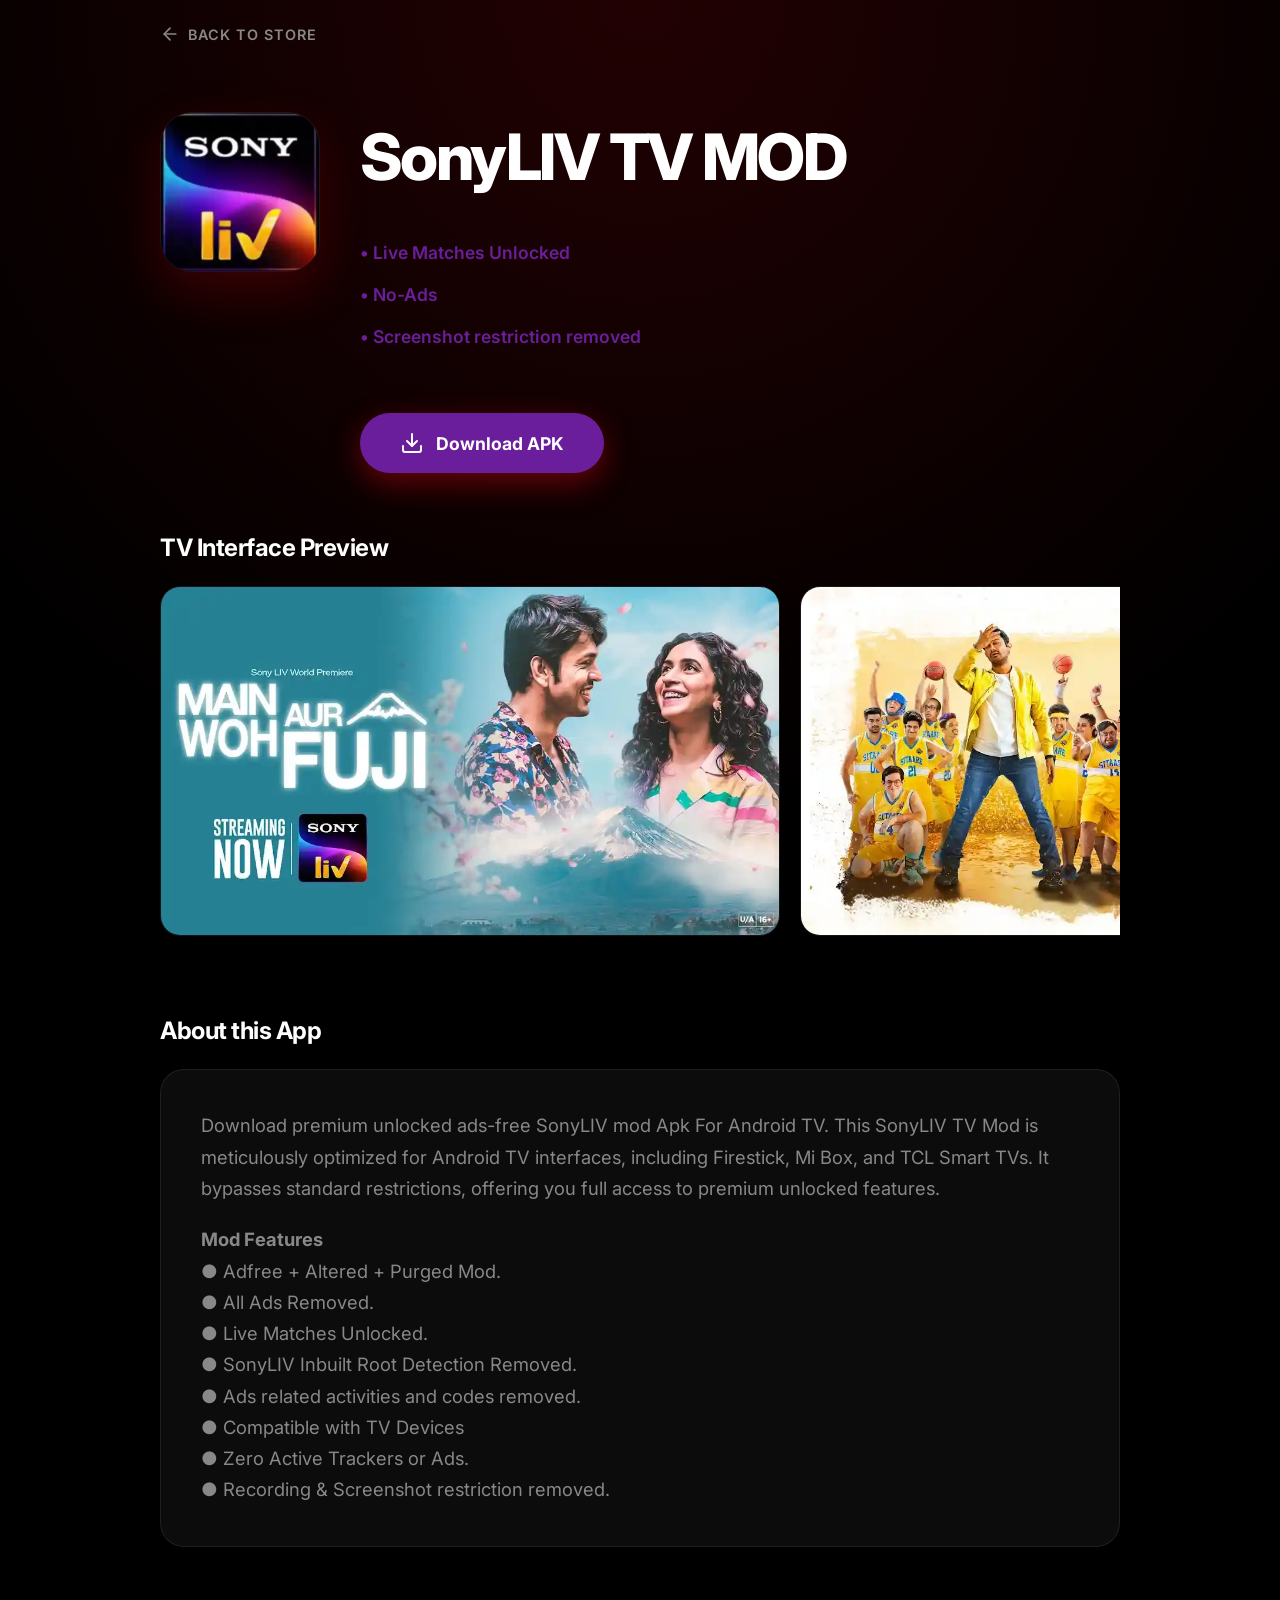
<file: apps/SonyLIV.html>
<!DOCTYPE html>
<html lang="en">
<head>
    <meta charset="UTF-8">
    <meta name="viewport" content="width=device-width, initial-scale=1.0, maximum-scale=1.0, user-scalable=no">
    <!-- Google tag (gtag.js) -->
<script async src="https://www.googletagmanager.com/gtag/js?id=G-ETVF2WBTXC"></script>
<script>
  window.dataLayer = window.dataLayer || [];
  function gtag(){dataLayer.push(arguments);}
  gtag('js', new Date());

  gtag('config', 'G-ETVF2WBTXC');
</script>
    <title>Download SonyLIV TV Mod APK | SonyLIV mod for Android TV</title>
    <meta name="description" content="Download the premium unlocked ads free SonyLIV apk for TV. For Android TV,Smart TV,Google TV and other TV devices.">
    
    <link href="https://fonts.googleapis.com/css2?family=Inter:wght@300;400;600;800&display=swap" rel="stylesheet">
    
    <style>
        /* --- CORE DESIGN SYSTEM --- */
        :root {
            --bg: #000000;
            --text-main: #ffffff;
            --text-dim: #888888;
            --glass: rgba(20, 20, 20, 0.6);
            --border: rgba(255, 255, 255, 0.08);
            --neon-red: #6b1e9c; /* Netflix Brand Color */
        }

        * { margin: 0; padding: 0; box-sizing: border-box; }

        body {
            font-family: 'Inter', sans-serif;
            background-color: var(--bg);
            color: var(--text-main);
            -webkit-font-smoothing: antialiased;
            overflow-x: hidden;
            background-image: radial-gradient(circle at 50% 0%, rgba(229, 9, 20, 0.15), transparent 50%);
        }

        /* --- NAVIGATION --- */
        nav {
            padding: 24px 20px;
            max-width: 1000px;
            margin: 0 auto;
        }
        .back-btn {
            display: inline-flex;
            align-items: center;
            gap: 8px;
            color: var(--text-dim);
            text-decoration: none;
            font-weight: 600;
            font-size: 0.9rem;
            text-transform: uppercase;
            letter-spacing: 1px;
            transition: color 0.3s;
        }
        .back-btn:hover { color: var(--text-main); }

        /* --- MAIN CONTAINER --- */
        .app-container {
            max-width: 1000px;
            margin: 0 auto;
            padding: 40px 20px 100px;
        }

        /* --- HERO SECTION (Logo & Title) --- */
        .app-hero {
            display: flex;
            align-items: flex-start;
            gap: 40px;
            margin-bottom: 60px;
        }
        
        .app-icon {
            width: 160px;
            height: 160px;
            border-radius: 32px;
            object-fit: cover;
            border: 1px solid var(--border);
            box-shadow: 0 20px 50px rgba(229, 9, 20, 0.2);
            flex-shrink: 0;
        }

        .app-info {
            display: flex;
            flex-direction: column;
            justify-content: center;
            padding-top: 10px;
        }

        .app-info h1 {
            font-size: clamp(2.5rem, 5vw, 4rem);
            font-weight: 800;
            letter-spacing: -0.04em;
            margin-bottom: 8px;
            line-height: 1.1;
        }

        .developer-tag {
            color: var(--neon-red);
            font-weight: 600;
            font-size: 1.1rem;
            margin-bottom: 24px;
        }

        .download-btn {
            display: inline-flex;
            align-items: center;
            justify-content: center;
            gap: 12px;
            background: var(--neon-red);
            color: white;
            padding: 18px 40px;
            border-radius: 100px;
            font-size: 1.1rem;
            font-weight: 700;
            text-decoration: none;
            box-shadow: 0 10px 30px rgba(229, 9, 20, 0.4);
            transition: transform 0.3s, box-shadow 0.3s;
            width: fit-content;
        }
        .download-btn:hover {
            transform: translateY(-3px) scale(1.02);
            box-shadow: 0 15px 40px rgba(229, 9, 20, 0.6);
        }

        /* --- SCREENSHOT GALLERY --- */
        .section-title {
            font-size: 1.5rem;
            font-weight: 700;
            margin-bottom: 24px;
            letter-spacing: -0.02em;
        }

        .gallery-wrapper {
            width: 100%;
            overflow-x: auto;
            padding-bottom: 20px;
            margin-bottom: 60px;
            /* Creates the smooth horizontal snap effect */
            scroll-snap-type: x mandatory;
            -webkit-overflow-scrolling: touch;
            scrollbar-width: none; /* Firefox */
        }
        .gallery-wrapper::-webkit-scrollbar { display: none; /* Chrome/Safari */ }

        .gallery-track {
            display: flex;
            gap: 20px;
            width: max-content;
        }

        .screenshot {
            height: 350px;
            border-radius: 20px;
            border: 1px solid var(--border);
            scroll-snap-align: start;
            box-shadow: 0 10px 30px rgba(0,0,0,0.5);
            object-fit: cover;
        }

        /* --- DESCRIPTION SECTION --- */
        .description-box {
            background: var(--glass);
            border: 1px solid var(--border);
            border-radius: 24px;
            padding: 40px;
            backdrop-filter: blur(20px);
            -webkit-backdrop-filter: blur(20px);
        }

        .description-box p {
            color: var(--text-dim);
            font-size: 1.15rem;
            line-height: 1.7;
            margin-bottom: 20px;
        }
        .description-box p:last-child { margin-bottom: 0; }

        /* --- RESPONSIVE MOBILE FIXES --- */
        @media (max-width: 768px) {
            .app-hero {
                flex-direction: column;
                align-items: center;
                text-align: center;
                gap: 24px;
            }
            .app-info { align-items: center; }
            .download-btn { width: 100%; }
            .screenshot { height: 250px; }
            .description-box { padding: 24px; }
        }
    </style>
</head>
<body>

    <nav>
        <a href="../store.html" class="back-btn">
            <svg width="20" height="20" viewBox="0 0 24 24" fill="none" stroke="currentColor" stroke-width="2" stroke-linecap="round" stroke-linejoin="round"><line x1="19" y1="12" x2="5" y2="12"></line><polyline points="12 19 5 12 12 5"></polyline></svg>
            Back to Store
        </a>
    </nav>

    <div class="app-container">
        
        <div class="app-hero">
            <img src="../assets/images/SonyLIV-logo.webp" alt="YouTube Logo" class="app-icon">
            
            <div class="app-info">
                <h1>SonyLIV TV MOD</h1>
                <div class="developer-tag">
                    <div style="text-align: left;">  <br>  <br>• Live Matches Unlocked <br> <br>• No-Ads <br> <br>• Screenshot restriction removed  <br>  <br> <br> </div>
                    </div>
                
                <a href="https://huggingface.co/datasets/mayurnn/Androidtvasstest/resolve/main/Sony%20LIV%20TVv6.19.4.apk" class="download-btn">
                    <svg width="24" height="24" viewBox="0 0 24 24" fill="none" stroke="currentColor" stroke-width="2" stroke-linecap="round" stroke-linejoin="round"><path d="M21 15v4a2 2 0 0 1-2 2H5a2 2 0 0 1-2-2v-4"></path><polyline points="7 10 12 15 17 10"></polyline><line x1="12" y1="15" x2="12" y2="3"></line></svg>
                    Download APK
                </a>
            </div>
        </div>

        <div class="section-title">TV Interface Preview</div>
        <div class="gallery-wrapper">
            <div class="gallery-track">
                <img src="../assets/images/SonyLIV-ss1.webp" alt="SonyLIV tv Mod Home Screen" class="screenshot">
                <img src="../assets/images/SonyLIV-ss2.webp" alt="SonyLIV tv Mod Movies" class="screenshot">
                <img src="../assets/images/SonyLIV-ss3.webp" alt="SonyLIV tv Mod Player" class="screenshot">
            </div>
        </div>

        <div class="section-title">About this App </div>
        <div class="description-box">
            <p>Download premium unlocked ads-free SonyLIV mod Apk For Android TV. This SonyLIV TV Mod is meticulously optimized for Android TV interfaces, including Firestick, Mi Box, and TCL Smart TVs. It bypasses standard restrictions, offering you full access to premium unlocked features.</p>
            <p>
 <strong> Mod Features</strong> <br>
● Adfree + Altered + Purged Mod.<br>
● All Ads Removed.<br>
● Live Matches Unlocked.<br>
● SonyLIV Inbuilt Root Detection Removed.<br>
● Ads related activities and codes removed.<br>
● Compatible with TV Devices<br>
● Zero Active Trackers or Ads.<br>
● Recording & Screenshot restriction removed.</p>
        </div>

    </div>

</body>
</html>
</file>
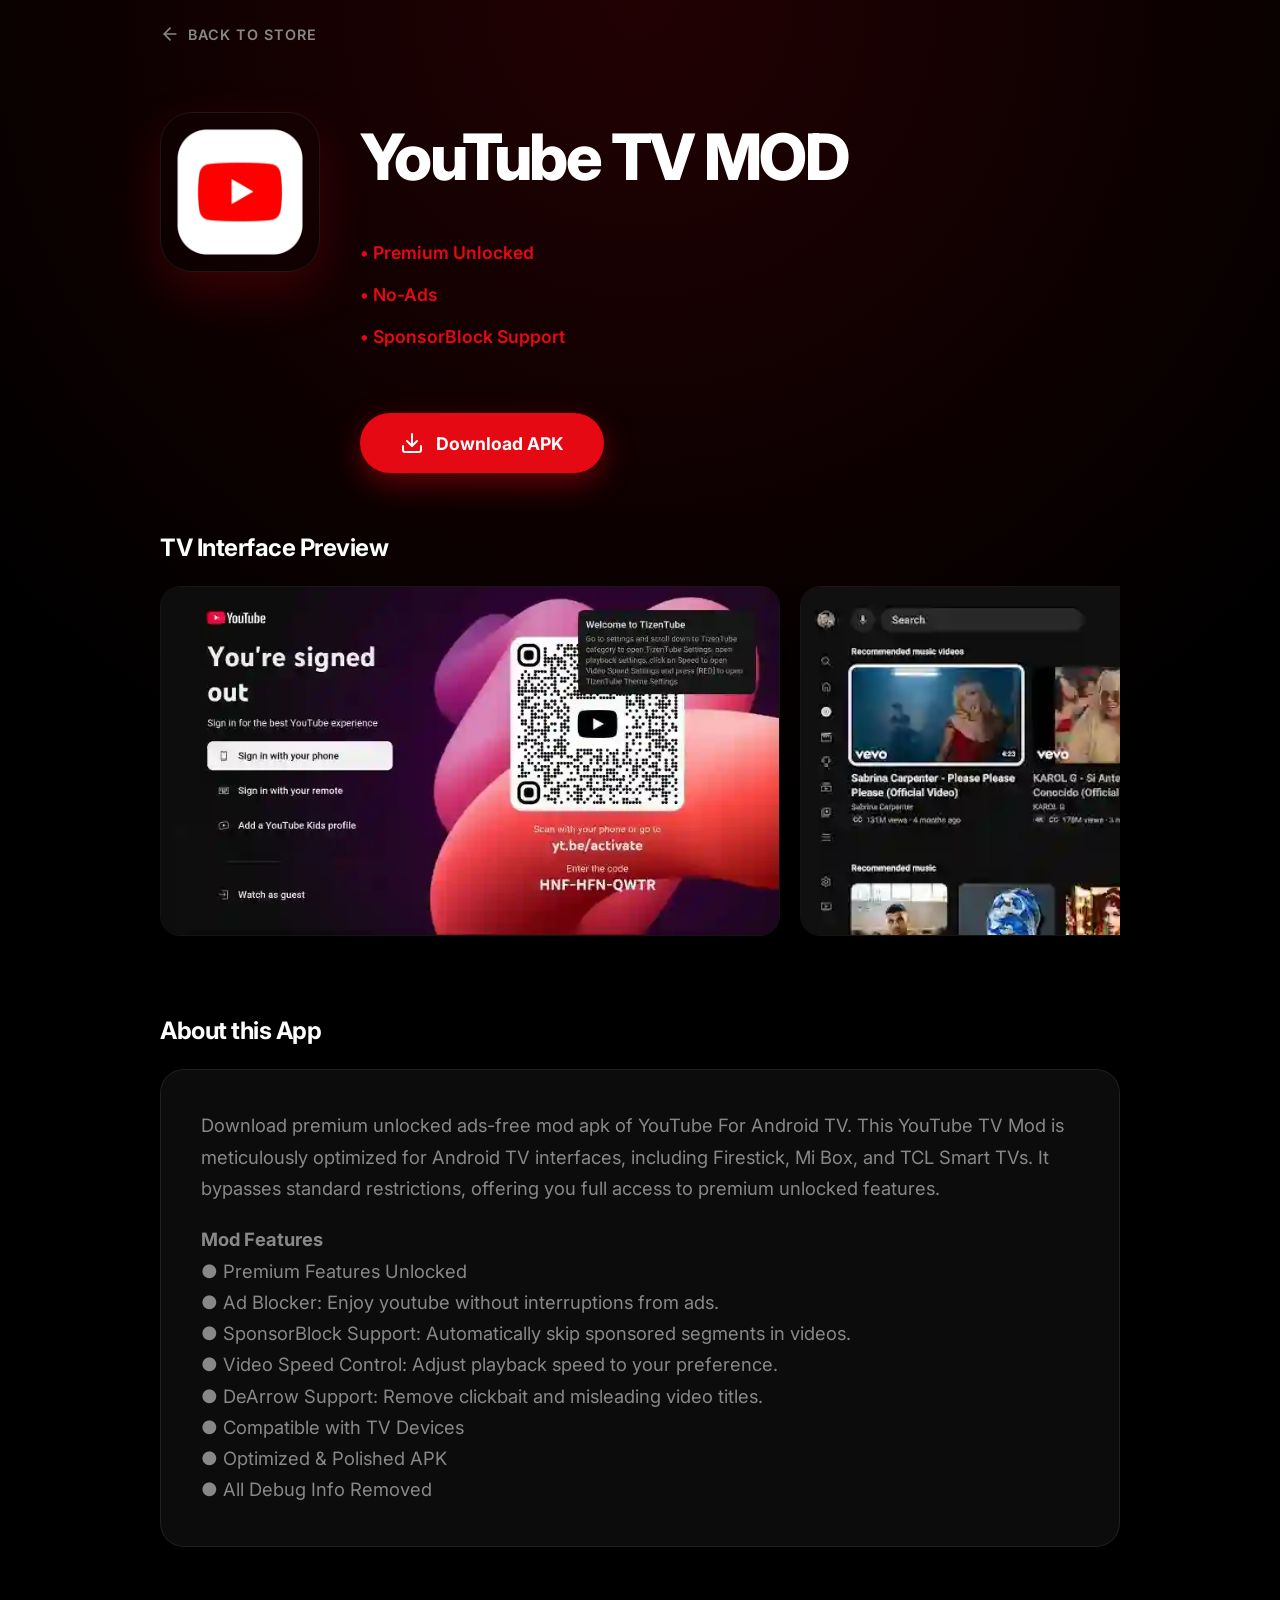
<file: apps/youtube.html>
<!DOCTYPE html>
<html lang="en">
<head>
    <meta charset="UTF-8">
    <meta name="viewport" content="width=device-width, initial-scale=1.0, maximum-scale=1.0, user-scalable=no">
    <!-- Google tag (gtag.js) -->
<script async src="https://www.googletagmanager.com/gtag/js?id=G-ETVF2WBTXC"></script>
<script>
  window.dataLayer = window.dataLayer || [];
  function gtag(){dataLayer.push(arguments);}
  gtag('js', new Date());

  gtag('config', 'G-ETVF2WBTXC');
</script>
    <title>Download YouTube TV Mod APK | YouTube TV mod apk</title>
    <meta name="description" content="Download the premium unlocked ads free Youtube tv mod apk. It is original youtube tv mod, alternative for smarttube, tizentube and notube TV.">
    
    <link href="https://fonts.googleapis.com/css2?family=Inter:wght@300;400;600;800&display=swap" rel="stylesheet">
    
    <style>
        /* --- CORE DESIGN SYSTEM --- */
        :root {
            --bg: #000000;
            --text-main: #ffffff;
            --text-dim: #888888;
            --glass: rgba(20, 20, 20, 0.6);
            --border: rgba(255, 255, 255, 0.08);
            --neon-red: #E50914; /* Netflix Brand Color */
        }

        * { margin: 0; padding: 0; box-sizing: border-box; }

        body {
            font-family: 'Inter', sans-serif;
            background-color: var(--bg);
            color: var(--text-main);
            -webkit-font-smoothing: antialiased;
            overflow-x: hidden;
            background-image: radial-gradient(circle at 50% 0%, rgba(229, 9, 20, 0.15), transparent 50%);
        }

        /* --- NAVIGATION --- */
        nav {
            padding: 24px 20px;
            max-width: 1000px;
            margin: 0 auto;
        }
        .back-btn {
            display: inline-flex;
            align-items: center;
            gap: 8px;
            color: var(--text-dim);
            text-decoration: none;
            font-weight: 600;
            font-size: 0.9rem;
            text-transform: uppercase;
            letter-spacing: 1px;
            transition: color 0.3s;
        }
        .back-btn:hover { color: var(--text-main); }

        /* --- MAIN CONTAINER --- */
        .app-container {
            max-width: 1000px;
            margin: 0 auto;
            padding: 40px 20px 100px;
        }

        /* --- HERO SECTION (Logo & Title) --- */
        .app-hero {
            display: flex;
            align-items: flex-start;
            gap: 40px;
            margin-bottom: 60px;
        }
        
        .app-icon {
            width: 160px;
            height: 160px;
            border-radius: 32px;
            object-fit: cover;
            border: 1px solid var(--border);
            box-shadow: 0 20px 50px rgba(229, 9, 20, 0.2);
            flex-shrink: 0;
        }

        .app-info {
            display: flex;
            flex-direction: column;
            justify-content: center;
            padding-top: 10px;
        }

        .app-info h1 {
            font-size: clamp(2.5rem, 5vw, 4rem);
            font-weight: 800;
            letter-spacing: -0.04em;
            margin-bottom: 8px;
            line-height: 1.1;
        }

        .developer-tag {
            color: var(--neon-red);
            font-weight: 600;
            font-size: 1.1rem;
            margin-bottom: 24px;
        }

        .download-btn {
            display: inline-flex;
            align-items: center;
            justify-content: center;
            gap: 12px;
            background: var(--neon-red);
            color: white;
            padding: 18px 40px;
            border-radius: 100px;
            font-size: 1.1rem;
            font-weight: 700;
            text-decoration: none;
            box-shadow: 0 10px 30px rgba(229, 9, 20, 0.4);
            transition: transform 0.3s, box-shadow 0.3s;
            width: fit-content;
        }
        .download-btn:hover {
            transform: translateY(-3px) scale(1.02);
            box-shadow: 0 15px 40px rgba(229, 9, 20, 0.6);
        }

        /* --- SCREENSHOT GALLERY --- */
        .section-title {
            font-size: 1.5rem;
            font-weight: 700;
            margin-bottom: 24px;
            letter-spacing: -0.02em;
        }

        .gallery-wrapper {
            width: 100%;
            overflow-x: auto;
            padding-bottom: 20px;
            margin-bottom: 60px;
            /* Creates the smooth horizontal snap effect */
            scroll-snap-type: x mandatory;
            -webkit-overflow-scrolling: touch;
            scrollbar-width: none; /* Firefox */
        }
        .gallery-wrapper::-webkit-scrollbar { display: none; /* Chrome/Safari */ }

        .gallery-track {
            display: flex;
            gap: 20px;
            width: max-content;
        }

        .screenshot {
            height: 350px;
            border-radius: 20px;
            border: 1px solid var(--border);
            scroll-snap-align: start;
            box-shadow: 0 10px 30px rgba(0,0,0,0.5);
            object-fit: cover;
        }

        /* --- DESCRIPTION SECTION --- */
        .description-box {
            background: var(--glass);
            border: 1px solid var(--border);
            border-radius: 24px;
            padding: 40px;
            backdrop-filter: blur(20px);
            -webkit-backdrop-filter: blur(20px);
        }

        .description-box p {
            color: var(--text-dim);
            font-size: 1.15rem;
            line-height: 1.7;
            margin-bottom: 20px;
        }
        .description-box p:last-child { margin-bottom: 0; }

        /* --- RESPONSIVE MOBILE FIXES --- */
        @media (max-width: 768px) {
            .app-hero {
                flex-direction: column;
                align-items: center;
                text-align: center;
                gap: 24px;
            }
            .app-info { align-items: center; }
            .download-btn { width: 100%; }
            .screenshot { height: 250px; }
            .description-box { padding: 24px; }
        }
    </style>
</head>
<body>

    <nav>
        <a href="../store.html" class="back-btn">
            <svg width="20" height="20" viewBox="0 0 24 24" fill="none" stroke="currentColor" stroke-width="2" stroke-linecap="round" stroke-linejoin="round"><line x1="19" y1="12" x2="5" y2="12"></line><polyline points="12 19 5 12 12 5"></polyline></svg>
            Back to Store
        </a>
    </nav>

    <div class="app-container">
        
        <div class="app-hero">
            <img src="../assets/images/youtube-logo.webp" alt="YouTube Logo" class="app-icon">
            
            <div class="app-info">
                <h1>YouTube TV MOD</h1>
                <div class="developer-tag">
                    <div style="text-align: left;">  <br>  <br>• Premium Unlocked <br> <br>• No-Ads <br> <br>• SponsorBlock Support  <br>  <br> <br> </div>
                    </div>
                
                <a href="https://t.me/AndroidTV_appsbot?start=BQADAQADSgwAAn874UXme5N5bwnggBYE" class="download-btn">
                    <svg width="24" height="24" viewBox="0 0 24 24" fill="none" stroke="currentColor" stroke-width="2" stroke-linecap="round" stroke-linejoin="round"><path d="M21 15v4a2 2 0 0 1-2 2H5a2 2 0 0 1-2-2v-4"></path><polyline points="7 10 12 15 17 10"></polyline><line x1="12" y1="15" x2="12" y2="3"></line></svg>
                    Download APK
                </a>
            </div>
        </div>

        <div class="section-title">TV Interface Preview</div>
        <div class="gallery-wrapper">
            <div class="gallery-track">
                <img src="../assets/images/TizenTube-ss1.webp" alt="YouTube tv Mod Home Screen" class="screenshot">
                <img src="../assets/images/TizenTube-ss2.webp" alt="YouTube tv Mod Movies" class="screenshot">
                <img src="../assets/images/TizenTube-ss3.webp" alt="YouTube tv Mod Player" class="screenshot">
            </div>
        </div>

        <div class="section-title">About this App </div>
        <div class="description-box">
            <p>Download premium unlocked ads-free mod apk of YouTube For Android TV. This YouTube TV Mod is meticulously optimized for Android TV interfaces, including Firestick, Mi Box, and TCL Smart TVs. It bypasses standard restrictions, offering you full access to premium unlocked features.</p>
            <p>
 <strong> Mod Features</strong> <br>
● Premium Features Unlocked<br>
● Ad Blocker: Enjoy youtube without interruptions from ads.<br>
● SponsorBlock Support: Automatically skip sponsored segments in videos.<br>
● Video Speed Control: Adjust playback speed to your preference.<br>
● DeArrow Support: Remove clickbait and misleading video titles.<br>
● Compatible with TV Devices<br>
● Optimized & Polished APK<br>
● All Debug Info Removed</p>
        </div>

    </div>

</body>
</html>
</file>
